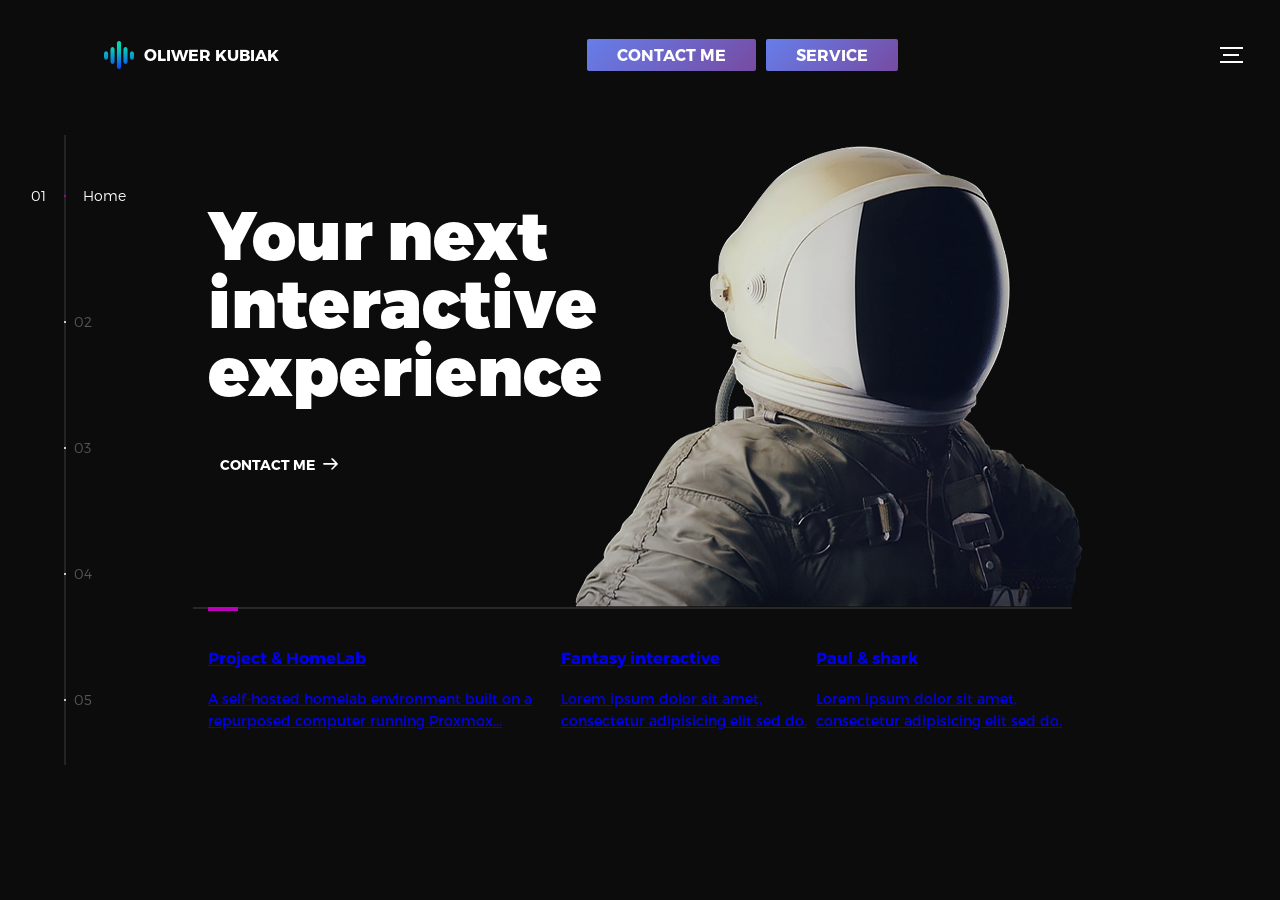
<file: index.html>
<!DOCTYPE html>
<html lang="en">
<head>
  <title>Oliwer Kubiak</title>
  <meta charset="utf-8">
  <meta name="viewport" content="width=device-width, initial-scale=1">
  <meta http-equiv="X-UA-Compatible" content="IE=edge">
  <meta name="description" content="HTML5 website template">
  <meta name="keywords" content="template, html, sass, jquery">
  <meta name="author" content="Oliwer Kubiak">
  <link rel="stylesheet" href="assets/css/main.css">
   <link rel="stylesheet" href="assets/css/countdown.css">
  <link rel="icon" type="image/x-icon" href="assets/img/favicon.png">
  <style>
    .service-btn {
      background: linear-gradient(135deg, #667eea 0%, #764ba2 100%) !important;
      border: none !important;
      animation: pulse 2s infinite;
     
      display: inline-block !important;
      padding: 6px 30px !important;
      font-size: 16px !important;
      line-height: 1.2 !important;
      text-align: center !important;
      text-decoration: none !important;
      cursor: pointer !important;
      border-radius: 2px !important;
      transition: all 0.3s ease !important;
       
    }
    
    .service-btn:hover {
      animation: none;
      transform: scale(1.05) !important;
      
    }
    
    /* Add pulsing animation to the main Contact Me button */
    .intro--banner button.cta {
      animation: pulse 2s infinite;
      /*box-shadow: 0 0 15px rgba(189, 1, 186, 0.4); */
      transition: all 0.3s ease;
    }
    
    .intro--banner button.cta:hover {
      animation: none;
      transform: scale(1.05);
     /* box-shadow: 0 0 25px rgba(189, 1, 186, 0.6);*/
    }
    
    @keyframes pulse {
      0% {
        transform: scale(1);
       
      }
      50% {
        transform: scale(1.05);
        
      }
      100% {
        transform: scale(1);
        
      }
    }
    
    /* Intro options - hide without animation */
    .intro--options {
      display: flex;
      justify-content: space-between;
    }
    
    .intro--options > a {
      transition: none !important;
    }
    
    .intro--options > a.is-hidden {
      display: none;
    }
    
    .intro--options > a.is-selected {
      /* Keep selected item visible */
    }
    
    .header {
      display: flex;
      align-items: center;
      justify-content: space-between;
      padding: 20px 40px;
    }
    
    .header--logo {
      display: flex;
      align-items: center;
      text-decoration: none;
      color: inherit;
    }
    
    .header--cta-container {
      display: flex;
      align-items: center;
      gap: 10px;
    }
    
    .header--cta-container .header--cta {
      position: relative !important;
      top: auto !important;
      left: auto !important;
      transform: none !important;
      opacity: 1 !important;
      visibility: visible !important;
    }
  </style>
</head>
<body>


<div class="device-notification">
  <a class="device-notification--logo" href="#0">
    <img src="assets/img/logo.png" alt="Oliwer">
    <p>Oliwer</p>
  </a>
  <p class="device-notification--message">I must request you orient your device to portrait or find a larger screen. You won't be disappointed.</p>
</div>

<div class="perspective effect-rotate-left">
  <div class="container"><div class="outer-nav--return"></div>
    <div id="viewport" class="l-viewport">
      <div class="l-wrapper">
        <header class="header">
          <a class="header--logo" href="#home">
            <img src="assets/img/logo.png" alt="oli"> 
            <p>Oliwer Kubiak</p>
          </a>
          <div class="header--cta-container">
            <button class="header--cta cta contact-btn">Contact me</button>
            <a href="service.html" class="header--cta cta service-btn">Service</a>
          </div>
          <div class="header--nav-toggle">
            <span></span>
          </div>
        </header>
        <nav class="l-side-nav">
          <ul class="side-nav">
            <li class="is-active"><span>Home</span></li>
            <li><span>Projects</span></li>
            <li><span>About Me</span></li>
            <li><span>Personal</span></li>
            <li><span>Contact Me</span></li>
          </ul>
        </nav>
        <ul class="l-main-content main-content">
          <li id="home" class="l-section section section--is-active">
            <div class="intro">
              <div class="intro--banner">
                <h1>Your next<br>interactive<br>experience</h1>
                <button class="cta">Contact Me
                  <svg version="1.1" id="Layer_1" xmlns="http://www.w3.org/2000/svg" xmlns:xlink="http://www.w3.org/1999/xlink" x="0px" y="0px" viewBox="0 0 150 118" style="enable-background:new 0 0 150 118;" xml:space="preserve">
                  <g transform="translate(0.000000,118.000000) scale(0.100000,-0.100000)">
                    <path d="M870,1167c-34-17-55-57-46-90c3-15,81-100,194-211l187-185l-565-1c-431,0-571-3-590-13c-55-28-64-94-18-137c21-20,33-20,597-20h575l-192-193C800,103,794,94,849,39c20-20,39-29,61-29c28,0,63,30,298,262c147,144,272,271,279,282c30,51,23,60-219,304C947,1180,926,1196,870,1167z"/>
                  </g>
                  </svg>
                  <span class="btn-background"></span>
                </button>
                
                <img src="assets/img/introduction-visual.png" alt="Welcome">
              </div>
              <div class="intro--options">
                <a href="#0">
                  <h3>Project &amp; HomeLab</h3>
                  <p>A self-hosted homelab environment built on a repurposed computer running Proxmox...</p>
                </a>
                <a href="#0">
                  <h3>Fantasy interactive</h3>
                  <p>Lorem ipsum dolor sit amet, consectetur adipisicing elit sed do.</p>
                </a>
                <a href="#0">
                  <h3>Paul &amp; shark</h3>
                  <p>Lorem ipsum dolor sit amet, consectetur adipisicing elit sed do.</p>
                </a>
              </div>
            </div>
          </li>
          <li class="l-section section">
            <div class="work">
                <div class="project-hero" aria-hidden="true">
                  <div class="project-hero-inner">
                    <div class="project-hero-image"></div>
                    <p class="project-hero-caption">tutaj link do zdjecia</p>
                    <p class="project-hero-description">tutaj opis</p>
                  </div>
                </div>
                <h2>Projects</h2>
              <div class="work--lockup">
                <ul class="slider">
                  <li class="slider--item slider--item-left">
                    <a href="#0">
                      <div class="slider--item-image">
                        <img src="assets/img/work-victory.jpg" alt="Victory">
                      </div>
                      <p class="slider--item-title">Victory</p>
                      <p class="slider--item-description">Lorem ipsum dolor sit amet, consectetur adipisicing elit sed do.</p>
                    </a>
                  </li>
                  <li class="slider--item slider--item-center">
                    <a href="#0">
                      <div class="slider--item-image">
                        <img src="assets/img/work-metiew-smith.jpg" alt="Metiew and Smith">
                      </div>
                      <p class="slider--item-title">Project &amp; HomeLab</p>
                      <p class="slider--item-description">hosting containers such as TrueNAS, Ubuntu, and a Caddy reverse proxy. The infrastructure is designed for scalability with future RAM and storage expansion, while Caddy serves a personal website (the one you are reading now) and provides secure, flexible access to services hosted within the lab.</p>
                    </a>
                  </li>
                  <li class="slider--item slider--item-right">
                    <a href="#0">
                      <div class="slider--item-image">
                        <img src="assets/img/work-alex-nowak.jpg" alt="Alex Nowak">
                      </div>
                      <p class="slider--item-title">Alex Nowak</p>
                      <p class="slider--item-description">Lorem ipsum dolor sit amet, consectetur adipisicing elit sed do.</p>
                    </a>
                  </li>
                </ul>
                <div class="slider--prev">
                  <svg version="1.1" id="Layer_1" xmlns="http://www.w3.org/2000/svg" xmlns:xlink="http://www.w3.org/1999/xlink" x="0px" y="0px"
                  viewBox="0 0 150 118" style="enable-background:new 0 0 150 118;" xml:space="preserve">
                  <g transform="translate(0.000000,118.000000) scale(0.100000,-0.100000)">
                    <path d="M561,1169C525,1155,10,640,3,612c-3-13,1-36,8-52c8-15,134-145,281-289C527,41,562,10,590,10c22,0,41,9,61,29
                    c55,55,49,64-163,278L296,510h575c564,0,576,0,597,20c46,43,37,109-18,137c-19,10-159,13-590,13l-565,1l182,180
                    c101,99,187,188,193,199c16,30,12,57-12,84C631,1174,595,1183,561,1169z"/>
                  </g>
                  </svg>
                </div>
                <div class="slider--next">
                  <svg version="1.1" id="Layer_1" xmlns="http://www.w3.org/2000/svg" xmlns:xlink="http://www.w3.org/1999/xlink" x="0px" y="0px" viewBox="0 0 150 118" style="enable-background:new 0 0 150 118;" xml:space="preserve">
                  <g transform="translate(0.000000,118.000000) scale(0.100000,-0.100000)">
                    <path d="M870,1167c-34-17-55-57-46-90c3-15,81-100,194-211l187-185l-565-1c-431,0-571-3-590-13c-55-28-64-94-18-137c21-20,33-20,597-20h575l-192-193C800,103,794,94,849,39c20-20,39-29,61-29c28,0,63,30,298,262c147,144,272,271,279,282c30,51,23,60-219,304C947,1180,926,1196,870,1167z"/>
                  </g>
                  </svg>
                </div>
              </div>
            </div>
          </li>
          <li class="l-section section">
            <div class="about">
              <div class="about--banner">
                <div class="about--center">
                  <h2>Building in progress</h2>
                   <div id="countdown"></div>
                  
                </div>
              </div>
              
            </div>
          </li>
          <li class="l-section section">
            <div id="contact" class="contact">
              <div class="contact--lockup">
                <div class="modal">
                  <div class="modal--information">
                    <p>Łask, Poland 98-100 </p>
                    <a href="mailto:kontakt@oliwerkubiak.pl">kontakt@oliwerkubiak.pl</a>
                    <a href="tel:+48795010816">+48 795 010 816</a>
                  </div>
                  <ul class="modal--options">
                    <li><a href="https://discord.gg/bDEyY8qA">Discord</a></li>
                    <li><a href="https://github.com/Ev1l0">GitHub</a></li>
                    <li><a href="#cta" class="cta">Contact me</a></li> 
                  </ul>
                </div>
              </div>
            </div>
          </li>
          <li class="l-section section">
            <div class="hire">
              <h2>What would you like to contact me about?</h2>
              <form class="work-request" action="https://formspree.io/f/xzdjdopo" method="POST">
                <div class="work-request--options">
                  <span class="options-a">
                    <input id="opt-1" type="checkbox" name="reason[]" value="Job">
                    <label for="opt-1">
                      <svg version="1.1" id="Layer_1" xmlns="http://www.w3.org/2000/svg" xmlns:xlink="http://www.w3.org/1999/xlink" x="0px" y="0px"
                      viewBox="0 0 150 111" style="enable-background:new 0 0 150 111;" xml:space="preserve">
                      <g transform="translate(0.000000,111.000000) scale(0.100000,-0.100000)">
                        <path d="M950,705L555,310L360,505C253,612,160,700,155,700c-6,0-44-34-85-75l-75-75l278-278L550-5l475,475c261,261,475,480,475,485c0,13-132,145-145,145C1349,1100,1167,922,950,705z"/>
                      </g>
                      </svg>
                      Job
                    </label>
                    <input id="opt-2" type="checkbox" name="reason[]" value="Projects">
                    <label for="opt-2">
                      <svg version="1.1" id="Layer_1" xmlns="http://www.w3.org/2000/svg" xmlns:xlink="http://www.w3.org/1999/xlink" x="0px" y="0px"
                      viewBox="0 0 150 111" style="enable-background:new 0 0 150 111;" xml:space="preserve">
                      <g transform="translate(0.000000,111.000000) scale(0.100000,-0.100000)">
                        <path d="M950,705L555,310L360,505C253,612,160,700,155,700c-6,0-44-34-85-75l-75-75l278-278L550-5l475,475c261,261,475,480,475,485c0,13-132,145-145,145C1349,1100,1167,922,950,705z"/>
                      </g>
                      </svg>
                      Projects
                    </label>
                    <input id="opt-3" type="checkbox" name="reason[]" value="Other">
                    <label for="opt-3">
                      <svg version="1.1" id="Layer_1" xmlns="http://www.w3.org/2000/svg" xmlns:xlink="http://www.w3.org/1999/xlink" x="0px" y="0px"
                      viewBox="0 0 150 111" style="enable-background:new 0 0 150 111;" xml:space="preserve">
                      <g transform="translate(0.000000,111.000000) scale(0.100000,-0.100000)">
                        <path d="M950,705L555,310L360,505C253,612,160,700,155,700c-6,0-44-34-85-75l-75-75l278-278L550-5l475,475c261,261,475,480,475,485c0,13-132,145-145,145C1349,1100,1167,922,950,705z"/>
                      </g>
                      </svg>
                      Other
                    </label>
                  </span>
                  </div>
                <div class="work-request--information">
                  <div class="information-name">
                    <input id="name" name="name" type="text" spellcheck="false">
                    <label for="name">Name</label>
                  </div>
                  <div class="information-email">
                    <input id="email" name="email" type="email" spellcheck="false">
                    <label for="email">Email</label>
                  </div>
                </div>
                <input type="submit" value="Send Request">
              </form>
              <br>
             <h2> Or use Contact details 
            <br> <a href="#contact" class="contact--goto">Here</a> </h2>
                <footer class="footer">
                  © 2026 Oliwer Kubiak. All rights reserved.
                </footer>
            </div>
          </li>

        </ul>

      </div>

    </div>
    
  </div>
  <ul class="outer-nav">
    <li class="is-active">Home</li>
    <li>Projects</li>
    <li>About Me</li>
    <li>Personal</li>
    <li>Contact Me</li>
  </ul>
</div>
  
  <script src="https://ajax.googleapis.com/ajax/libs/jquery/2.2.4/jquery.min.js"></script>
<script>window.jQuery || document.write('<script src="assets/js/vendor/jquery-2.2.4.min.js"><\/script>')</script>
<script src="assets/js/vendor/hammer-2.0.8.js"></script>
  <script src="assets/js/countdown.js"></script>
<script src="assets/js/functions.js"></script>
</body>
</html>
</file>
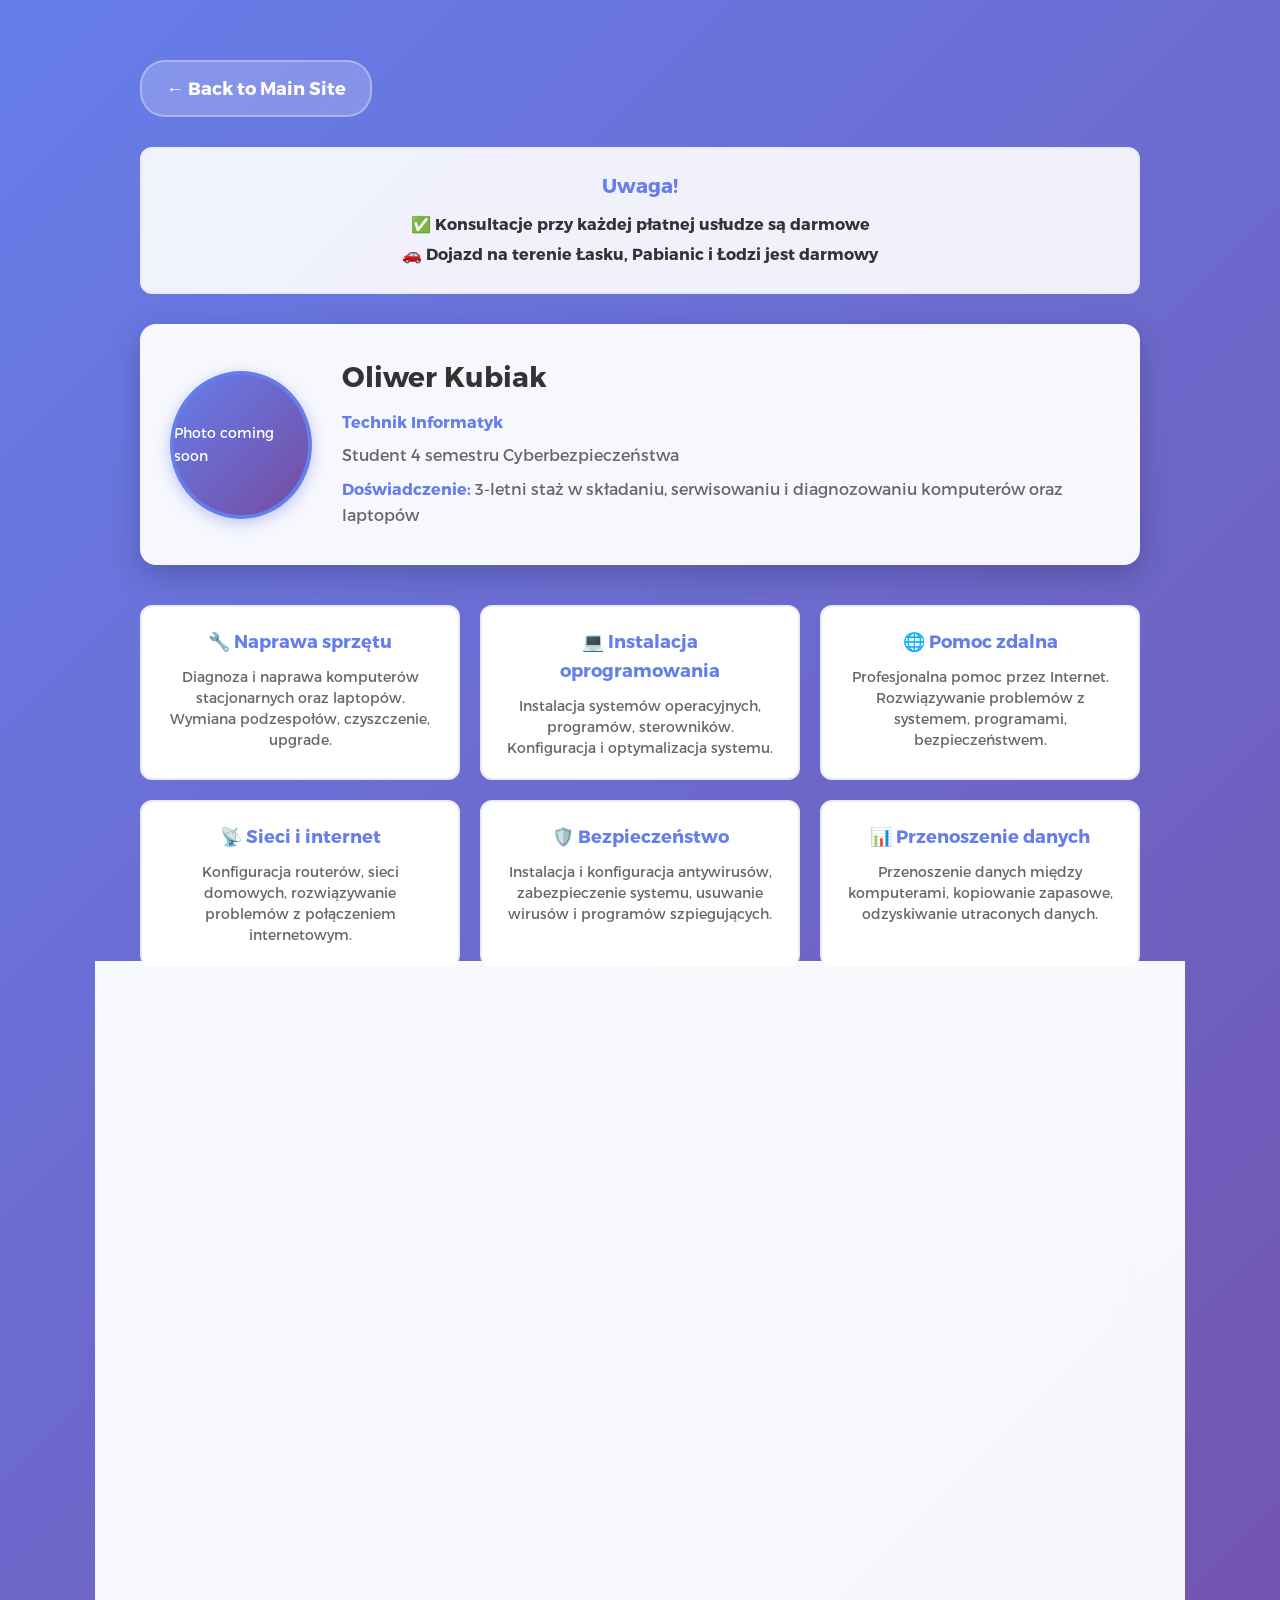
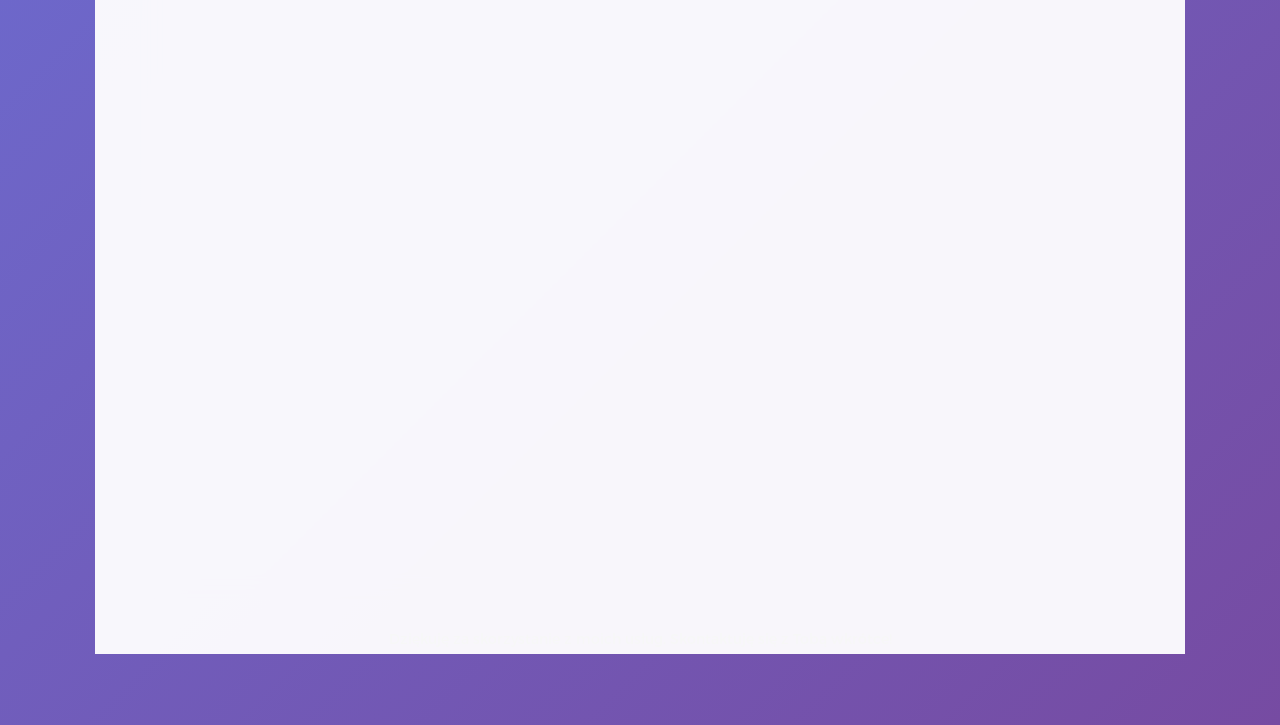
<file: service.html>
<!DOCTYPE html>
<html lang="en">
<head>
  <title>Service - Oliwer Kubiak</title>
  <meta charset="utf-8">
  <meta name="viewport" content="width=device-width, initial-scale=1">
  <meta http-equiv="X-UA-Compatible" content="IE=edge">
  <meta name="description" content="Computer repair and IT services">
  <meta name="keywords" content="computer repair, IT services, laptop repair, technical support">
  <meta name="author" content="Oliwer Kubiak">
  <link rel="stylesheet" href="assets/css/main.css">
  <link rel="icon" type="image/x-icon" href="assets/img/favicon.png">
  <style>
    /* Service page specific styles */
    body {
      background: linear-gradient(135deg, #667eea 0%, #764ba2 100%);
      min-height: 100vh;
      margin: 0;
      font-family: 'Montserrat', sans-serif;
    }
    
    .service-container {
      max-width: 1000px;
      margin: 0 auto;
      padding: 60px 20px;
    }
    
    .back-link {
      display: inline-block;
      margin-bottom: 30px;
      color: white;
      text-decoration: none;
      font-weight: 600;
      font-size: 18px;
      padding: 12px 24px;
      background: rgba(255, 255, 255, 0.2);
      border-radius: 25px;
      transition: all 0.3s ease;
      border: 2px solid rgba(255, 255, 255, 0.3);
    }
    
    .back-link:hover {
      background: rgba(255, 255, 255, 0.3);
      transform: translateY(-2px);
      box-shadow: 0 4px 15px rgba(0,0,0,0.2);
    }
    
    .technician-info {
      display: flex;
      align-items: center;
      margin-bottom: 40px;
      background: rgba(255, 255, 255, 0.95);
      padding: 30px;
      border-radius: 16px;
      box-shadow: 0 10px 30px rgba(0,0,0,0.2);
      backdrop-filter: blur(10px);
    }
    
    .technician-photo {
      width: 140px;
      height: 140px;
      border-radius: 50%;
      overflow: hidden;
      margin-right: 30px;
      border: 4px solid #667eea;
      background: linear-gradient(135deg, #667eea 0%, #764ba2 100%);
      display: flex;
      align-items: center;
      justify-content: center;
      color: white;
      font-size: 14px;
      box-shadow: 0 4px 15px rgba(102, 126, 234, 0.4);
    }
    
    .technician-details h2 {
      margin: 0 0 10px 0;
      color: #333;
      font-size: 28px;
    }
    
    .technician-details p {
      margin: 8px 0;
      color: #666;
      font-size: 16px;
    }
    
    .technician-details strong {
      color: #667eea;
      font-weight: 700;
    }
    
    .service-form {
      background: rgba(255, 255, 255, 0.95);
      padding: 40px;
      border-radius: 16px;
      box-shadow: 0 10px 30px rgba(0,0,0,0.2);
      backdrop-filter: blur(10px);
    }
    
    .form-group {
      margin-bottom: 25px;
    }
    
    .form-group label {
      display: block;
      margin-bottom: 8px;
      font-weight: 600;
      color: #333;
      font-size: 16px;
    }
    
    .form-group input,
    .form-group textarea,
    .form-group select {
      width: 100%;
      padding: 14px;
      border: 2px solid #e9ecef;
      border-radius: 10px;
      font-size: 16px;
      transition: all 0.3s ease;
      background: #fff;
    }
    
    .form-group input:focus,
    .form-group textarea:focus,
    .form-group select:focus {
      outline: none;
      border-color: #667eea;
      box-shadow: 0 0 0 3px rgba(102, 126, 234, 0.1);
      transform: translateY(-1px);
    }
    
    .form-group textarea {
      min-height: 140px;
      resize: vertical;
    }
    
    .service-options {
      display: flex;
      gap: 20px;
      margin-bottom: 25px;
      flex-wrap: wrap;
    }
    
    .service-option {
      flex: 1;
      min-width: 200px;
      padding: 20px;
      border: 2px solid #e9ecef;
      border-radius: 12px;
      cursor: pointer;
      transition: all 0.3s ease;
      text-align: center;
      background: #fff;
    }
    
    .service-option:hover {
      border-color: #667eea;
      background: #f8f9ff;
      transform: translateY(-2px);
      box-shadow: 0 5px 15px rgba(102, 126, 234, 0.1);
    }
    
    .service-option input {
      margin-right: 10px;
      cursor: pointer;
    }
    
    .service-option strong {
      display: block;
      color: #667eea;
      font-size: 18px;
      margin-bottom: 5px;
    }
    
    .submit-btn {
      background: linear-gradient(135deg, #667eea 0%, #764ba2 100%);
      color: white;
      padding: 16px 40px;
      border: none;
      border-radius: 10px;
      font-size: 18px;
      font-weight: 700;
      cursor: pointer;
      transition: all 0.3s ease;
      width: 100%;
      text-transform: uppercase;
      letter-spacing: 1px;
      box-shadow: 0 4px 15px rgba(102, 126, 234, 0.4);
    }
    
    .submit-btn:hover {
      transform: translateY(-2px);
      box-shadow: 0 6px 20px rgba(102, 126, 234, 0.6);
    }
    
    .services-grid {
      display: grid;
      grid-template-columns: repeat(auto-fit, minmax(250px, 1fr));
      gap: 20px;
      margin-bottom: 30px;
    }
    
    .service-card {
      background: #fff;
      padding: 20px;
      border-radius: 12px;
      border: 2px solid #e9ecef;
      transition: all 0.3s ease;
      text-align: center;
    }
    
    .service-card:hover {
      border-color: #667eea;
      transform: translateY(-2px);
      box-shadow: 0 5px 15px rgba(102, 126, 234, 0.1);
    }
    
    .service-card h4 {
      margin: 0 0 10px 0;
      color: #667eea;
      font-size: 18px;
    }
    
    .service-card p {
      margin: 0;
      color: #666;
      font-size: 14px;
      line-height: 1.5;
    }
    
    .thank-you-message {
      margin-top: 30px;
      text-align: center;
      color: rgba(255, 255, 255, 0.9);
      font-size: 16px;
      background: rgba(255, 255, 255, 0.1);
      padding: 20px;
      border-radius: 12px;
      border: 1px solid rgba(255, 255, 255, 0.2);
    }
    
    .form-group label {
      color: #333 !important;
    }
    
    .form-group input,
    .form-group textarea,
    .form-group select {
      color: #333 !important;
    }
    
    .service-info {
      background: rgba(255, 255, 255, 0.9);
      padding: 20px;
      border-radius: 12px;
      margin-bottom: 30px;
      border: 2px solid #e9ecef;
      text-align: center;
    }
    
    .service-info h3 {
      margin: 0 0 10px 0;
      color: #667eea;
      font-size: 20px;
    }
    
    .service-info p {
      margin: 5px 0;
      color: #333;
      font-size: 16px;
      font-weight: 600;
    }
  </style>
</head>
<body>
  <div class="service-container">
    <a href="index.html" class="back-link">← Back to Main Site</a>
    
    <div class="service-info">
      <h3>Uwaga!</h3>
      <p>✅ Konsultacje przy każdej płatnej usłudze są darmowe</p>
      <p>🚗 Dojazd na terenie Łasku, Pabianic i Łodzi jest darmowy</p>
    </div>

    <div class="technician-info">
      <div class="technician-photo">
        <!-- Placeholder for photo - will be replaced with actual image -->
        <span>Photo coming soon</span>
      </div>
      <div class="technician-details">
        <h2>Oliwer Kubiak</h2>
        <p><strong>Technik Informatyk</strong></p>
        <p>Student 4 semestru Cyberbezpieczeństwa</p>
        <p><strong>Doświadczenie:</strong> 3-letni staż w składaniu, serwisowaniu i diagnozowaniu komputerów oraz laptopów</p>
      </div>
    </div>

    <div class="services-grid">
      <div class="service-card">
        <h4>🔧 Naprawa sprzętu</h4>
        <p>Diagnoza i naprawa komputerów stacjonarnych oraz laptopów. Wymiana podzespołów, czyszczenie, upgrade.</p>
      </div>
      <div class="service-card">
        <h4>💻 Instalacja oprogramowania</h4>
        <p>Instalacja systemów operacyjnych, programów, sterowników. Konfiguracja i optymalizacja systemu.</p>
      </div>
      <div class="service-card">
        <h4>🌐 Pomoc zdalna</h4>
        <p>Profesjonalna pomoc przez Internet. Rozwiązywanie problemów z systemem, programami, bezpieczeństwem.</p>
      </div>
      <div class="service-card">
        <h4>📡 Sieci i internet</h4>
        <p>Konfiguracja routerów, sieci domowych, rozwiązywanie problemów z połączeniem internetowym.</p>
      </div>
      <div class="service-card">
        <h4>🛡️ Bezpieczeństwo</h4>
        <p>Instalacja i konfiguracja antywirusów, zabezpieczenie systemu, usuwanie wirusów i programów szpiegujących.</p>
      </div>
      <div class="service-card">
        <h4>📊 Przenoszenie danych</h4>
        <p>Przenoszenie danych między komputerami, kopiowanie zapasowe, odzyskiwanie utraconych danych.</p>
      </div>
    </div>
    
    <div class="service-form">
      <h2 style="margin-top: 0; color: #333;">Formularz zgłoszenia problemu</h2>
      <form action="https://formspree.io/f/xzdjdopo" method="POST">
        <input type="hidden" name="service_request" value="true">
        
        <div class="form-group">
          <label for="name">Imię i nazwisko:</label>
          <input type="text" id="name" name="name" required>
        </div>
        
        <div class="form-group">
          <label for="email">Adres e-mail:</label>
          <input type="email" id="email" name="email" required>
        </div>
        
        <div class="form-group">
          <label for="phone">Numer telefonu:</label>
          <input type="tel" id="phone" name="phone" required>
        </div>
        
        <div class="form-group">
          <label>Preferowana forma kontaktu:</label>
          <div class="service-options">
            <label class="service-option">
              <input type="radio" name="contact_method" value="zdalnie" required>
              <strong>Zdalnie</strong><br>
              <span style="font-size: 12px; color: #666;">Pomoc przez Telefon lub internet</span>
            </label>
            <label class="service-option">
              <input type="radio" name="contact_method" value="z_dojazdem">
              <strong>Z dojazdem</strong><br>
              <span style="font-size: 12px; color: #666;">Wizyta u klienta</span>
            </label>
          </div>
        </div>
        
        <div class="form-group">
          <label for="problem">Opis problemu:</label>
          <textarea id="problem" name="problem" placeholder="Proszę szczegółowo opisać problem, z którym się zgłaszasz..." required></textarea>
        </div>
        
        <div class="form-group">
          <label for="urgency">Pilność:</label>
          <select id="urgency" name="urgency">
            <option value="normalna">Normalna</option>
            <option value="pilna">Pilna</option>
            <option value="bardzo_pilna">Bardzo pilna</option>
          </select>
        </div>
        
        <div class="form-group">
          <label for="device_type">Typ urządzenia:</label>
          <select id="device_type" name="device_type">
            <option value="laptop">Laptop</option>
            <option value="komputer_stacjonarny">Komputer stacjonarny</option>
            <option value="tablet">Tablet</option>
            <option value="smartfon">Smartfon</option>
            <option value="inne">Inne</option>
          </select>
        </div>
        
        <button type="submit" class="submit-btn">Wyślij zgłoszenie</button>
      </form>
    </div>
    
    <div style="margin-top: 30px; text-align: center; color: #666; font-size: 14px;">
      <p>Dziękuję za skorzystanie z moich usług. Skontaktuję się z Tobą wkrótce!</p>
    </div>
  </div>
</body>
</html>
</file>
<file: assets/css/main.css>
@charset "UTF-8";
@font-face {
  font-family: "Montserrat";
  src: url("fonts/Montserrat-Black.eot");
  src: local("☺"), url("fonts/Montserrat-Black.woff") format("woff"), url("fonts/Montserrat-Black.ttf") format("truetype"), url("fonts/Montserrat-Black.svg") format("svg");
  font-weight: 900;
  font-style: normal;
}
@font-face {
  font-family: "Montserrat";
  src: url("fonts/Montserrat-Bold.eot");
  src: local("☺"), url("fonts/Montserrat-Bold.woff") format("woff"), url("fonts/Montserrat-Bold.ttf") format("truetype"), url("fonts/Montserrat-Bold.svg") format("svg");
  font-weight: 700;
  font-style: normal;
}
@font-face {
  font-family: "Montserrat";
  src: url("fonts/Montserrat-Regular.eot");
  src: local("☺"), url("fonts/Montserrat-Regular.woff") format("woff"), url("fonts/Montserrat-Regular.ttf") format("truetype"), url("fonts/Montserrat-Regular.svg") format("svg");
  font-weight: 400;
  font-style: normal;
}
@font-face {
  font-family: "Montserrat";
  src: url("fonts/Montserrat-Light.eot");
  src: local("☺"), url("fonts/Montserrat-Light.woff") format("woff"), url("fonts/Montserrat-Light.ttf") format("truetype"), url("fonts/Montserrat-Light.svg") format("svg");
  font-weight: 300;
  font-style: normal;
}
/*! normalize.css v3.0.2 | MIT License | git.io/normalize */
html {
  font-family: sans-serif;
  -ms-text-size-adjust: 100%;
  -webkit-text-size-adjust: 100%;
}

body {
  margin: 0;
}

article,
aside,
details,
figcaption,
figure,
footer,
header,
hgroup,
main,
menu,
nav,
section,
summary {
  display: block;
}

audio,
canvas,
progress,
video {
  display: inline-block;
  vertical-align: baseline;
}

audio:not([controls]) {
  display: none;
  height: 0;
}

[hidden],
template {
  display: none;
}

a {
  background-color: transparent;
}

a:active,
a:hover {
  outline: 0;
}

abbr[title] {
  border-bottom: 1px dotted;
}

b,
strong {
  font-weight: bold;
}

dfn {
  font-style: italic;
}

h1 {
  font-size: 2em;
  margin: 0.67em 0;
}

mark {
  background: #ff0;
  color: #000;
}

small {
  font-size: 80%;
}

sub,
sup {
  font-size: 75%;
  line-height: 0;
  position: relative;
  vertical-align: baseline;
}

sup {
  top: -0.5em;
}

sub {
  bottom: -0.25em;
}

img {
  border: 0;
}

svg:not(:root) {
  overflow: hidden;
}

figure {
  margin: 1em 40px;
}

hr {
  box-sizing: content-box;
  height: 0;
}

pre {
  overflow: auto;
}

code,
kbd,
pre,
samp {
  font-family: monospace, monospace;
  font-size: 1em;
}

button,
input,
optgroup,
select,
textarea {
  color: inherit;
  font: inherit;
  margin: 0;
}

button {
  overflow: visible;
}

button,
select {
  text-transform: none;
}

button,
html input[type=button],
input[type=reset],
input[type=submit] {
  -webkit-appearance: button;
  cursor: pointer;
}

button[disabled],
html input[disabled] {
  cursor: default;
}

button::-moz-focus-inner,
input::-moz-focus-inner {
  border: 0;
  padding: 0;
}

input {
  line-height: normal;
}

input[type=checkbox],
input[type=radio] {
  box-sizing: border-box;
  padding: 0;
}

input[type=number]::-webkit-inner-spin-button,
input[type=number]::-webkit-outer-spin-button {
  height: auto;
}

input[type=search] {
  -webkit-appearance: textfield;
  box-sizing: content-box;
}

input[type=search]::-webkit-search-cancel-button,
input[type=search]::-webkit-search-decoration {
  -webkit-appearance: none;
}

fieldset {
  border: 1px solid #c0c0c0;
  margin: 0 2px;
  padding: 0.35em 0.625em 0.75em;
}

legend {
  border: 0;
  padding: 0;
}

textarea {
  overflow: auto;
}

optgroup {
  font-weight: bold;
}

table {
  border-collapse: collapse;
  border-spacing: 0;
}

td,
th {
  padding: 0;
}

::-moz-selection {
  background: #FFF498;
}

::selection {
  background: #FFF498;
}

::-moz-selection {
  background: #FFF498;
}

img::-moz-selection {
  background: transparent;
}

img::selection {
  background: transparent;
}

img::-moz-selection {
  background: transparent;
}

body {
  -webkit-tap-highlight-color: #FFF498;
}

body {
  background-color: #0c0c0c;
  font-size: 14px;
  line-height: 1.6;
  font-family: "Montserrat", sans-serif;
  color: #fff;
  -webkit-font-smoothing: antialiased;
  -webkit-text-size-adjust: 100%;
}

.l-viewport {
  position: relative;
  width: 100%;
  height: 100vh;
  box-shadow: 0 0 45px 5px rgba(0, 0, 0, 0.85);
  overflow: hidden;
}

.l-wrapper {
  position: relative;
  width: 1440px;
  max-width: 90%;
  height: 100%;
  margin: 0 auto;
}

.l-side-nav {
  position: absolute;
  left: 0;
  display: flex;
  height: 100%;
  align-items: center;
}
.l-side-nav::before {
  content: "";
  position: absolute;
  top: 50%;
  left: 0;
  transform: translateY(-50%);
  width: 2px;
  height: 70%;
  max-height: 750px;
  background-color: #555;
  opacity: 0.35;
  z-index: 10;
}
@media (max-width: 1180px) {
  .l-side-nav {
    display: none;
  }
}

.l-main-content {
  position: relative;
  width: 100%;
  height: 100%;
  margin: 0;
  padding: 0;
  list-style: none;
}

.l-section {
  position: absolute;
  width: 100%;
  height: 100%;
}

.device-notification {
  display: none;
  position: fixed;
  top: 0;
  left: 0;
  width: 100%;
  height: 100%;
  flex-direction: column;
  align-items: center;
  justify-content: center;
  background-color: #0c0c0c;
  z-index: 12;
}
.device-notification--logo {
  display: flex;
  align-items: center;
  text-decoration: none;
  color: #fff;
}
.device-notification--logo p {
  margin: 0 0 0 10px;
  font-size: 16px;
  font-weight: 700;
  text-transform: uppercase;
}
.device-notification--message {
  width: 70%;
  margin: 30px 0 0 0;
  font-weight: 700;
  text-align: center;
}
@media (max-width: 767px) and (min-width: 601px) and (max-height: 680px) {
  .device-notification {
    display: flex;
  }
}
@media (max-width: 600px) and (min-width: 480px) and (max-height: 580px) {
  .device-notification {
    display: flex;
  }
}
@media (max-width: 736px) and (min-width: 360px) and (orientation: landscape) {
  .device-notification {
    display: flex;
  }
}
@media (max-width: 359px) {
  .device-notification {
    display: flex;
  }
}

.section {
  opacity: 0;
  visibility: hidden;
  transition: opacity 0.4s ease-in-out, visibility 0s 0.4s;
}
.section--is-active {
  opacity: 1;
  visibility: visible;
  z-index: 1;
  transition: opacity 0.4s ease-in-out 0.4s;
}
.section--next {
  transform: translateY(-45px);
  transition: transform 0.4s ease-in-out;
}
.section--prev {
  transform: translateY(45px);
  transition: transform 0.4s ease-in-out;
}

.header {
  position: absolute;
  top: 0;
  left: 0;
  display: flex;
  width: 100%;
  height: 70px;
  align-items: center;
  justify-content: space-between;
  z-index: 10;
}
.header--logo {
  display: flex;
  align-items: center;
  text-decoration: none;
  color: #fff;
  max-height: 12px;
}
.header--logo p {
  margin: 0 0 0 10px;
  font-size: 16px;
  font-weight: 700;
  text-transform: uppercase;
}
.header--nav-toggle {
  display: flex;
  width: 50px;
  height: 50px;
  flex-direction: column;
  align-items: center;
  justify-content: center;
  cursor: pointer;
}
.header--nav-toggle span, .header--nav-toggle::before, .header--nav-toggle::after {
  content: "";
  position: relative;
  width: 16px;
  height: 2px;
  background-color: #fff;
}
.header--nav-toggle::before {
  bottom: 5px;
  width: 23px;
}
.header--nav-toggle::after {
  top: 5px;
  width: 23px;
}
.header--cta {
  position: absolute;
  top: 50%;
  left: 41%;
  transform: translate(-50%, -50%);
  padding: 0 20px;
  line-height: 30px;
  text-decoration: none;
  color: #fff;
  font-weight: 700;
  text-transform: uppercase;
  background-color: #bd01ba;
  border: none;
  opacity: 0;
  visibility: hidden;
  transition: opacity 0.4s ease-in-out, visibility 0s 0.4s;
}
.header--cta:focus {
  outline: none;
}
.header--cta.is-active {
  opacity: 1;
  visibility: visible;
  transition: opacity 0.4s ease-in-out 0.4s;
}
@media (max-width: 767px) {
  .header--cta {
    display: none;
  }
}

.contact-btn {
  background: linear-gradient(135deg, #667eea 0%, #764ba2 100%) !important;
  border: none !important;
  animation: pulse 2s infinite;
  display: inline-block !important;
  padding: 6px 30px !important;
  font-size: 16px !important;
  line-height: 1.2 !important;
  text-align: center !important;
  text-decoration: none !important;
  cursor: pointer !important;
  border-radius: 2px !important;
  transition: all 0.3s ease !important;
  opacity: 1 !important;
  visibility: visible !important;
}
.contact-btn:hover {
  animation: none;
  transform: scale(1.05) !important;
}

@keyframes pulse {
  0% {
    transform: scale(1);
  }
  50% {
    transform: scale(1.05);
  }
  100% {
    transform: scale(1);
  }
}
.side-nav {
  position: relative;
  display: flex;
  width: 100px;
  height: 70%;
  max-height: 750px;
  flex-direction: column;
  justify-content: space-around;
  margin: 0;
  padding: 0;
  list-style-position: inside;
  z-index: 10;
}
.side-nav > li {
  position: relative;
  top: -5px;
  color: #fff;
  font-size: 6px;
  cursor: pointer;
}
.side-nav > li span {
  position: relative;
  top: 3px;
  left: 10px;
  color: #fff;
  font-size: 14px;
  font-weight: 300;
  opacity: 0;
  visibility: hidden;
}
.side-nav > li::before {
  position: absolute;
  top: 3px;
  left: 10px;
  color: #555;
  font-size: 14px;
  font-weight: 300;
}
.side-nav li:nth-child(1)::before {
  content: "01";
}
.side-nav li:nth-child(2)::before {
  content: "02";
}
.side-nav li:nth-child(3)::before {
  content: "03";
}
.side-nav li:nth-child(4)::before {
  content: "04";
}
.side-nav li:nth-child(5)::before {
  content: "05";
}
.side-nav li.is-active {
  color: #bd01ba;
  transition: color 0.4s ease-in-out;
}
.side-nav li.is-active span {
  opacity: 1;
  visibility: visible;
  transition: opacity 0.4s ease-in-out;
}
.side-nav li.is-active::before {
  left: -33px;
  color: #fff;
}

.intro {
  position: relative;
  display: flex;
  width: 900px;
  max-width: 75%;
  height: 100%;
  flex-direction: column;
  justify-content: center;
  margin: 0 auto;
}
@media (max-width: 1180px) {
  .intro {
    max-width: 100%;
  }
}
.intro--banner {
  position: relative;
  height: 475px;
}
.intro--banner::before {
  content: "";
  position: absolute;
  bottom: 20px;
  left: -15px;
  right: 0;
  height: 2px;
  background-color: #282828;
}
.intro--banner::after {
  content: "";
  position: absolute;
  bottom: 18px;
  left: 0;
  width: 30px;
  height: 4px;
  background-color: #bd01ba;
}
.intro--banner h1 {
  position: relative;
  font-size: 68px;
  font-weight: 900;
  line-height: 1;
  z-index: 1;
}
.intro--banner button {
  position: relative;
  padding: 5px 17px 5px 12px;
  font-weight: 700;
  text-transform: uppercase;
  background-color: transparent;
  border: none;
}
.intro--banner button .btn-background {
  position: absolute;
  top: 0;
  left: 23px;
  right: 0;
  height: 100%;
  height-background-color: #bd01ba;
  z-index: -1;
  transition: left 0.2s ease-in-out;
}
.intro--banner button:hover .btn-background {
  left: 0;
}
.intro--banner button:focus {
  outline: none;
}
.intro--banner button svg {
  position: relative;
  left: 5px;
  width: 15px;
  fill: #fff;
}
.intro--banner img {
  position: absolute;
  bottom: 21px;
  right: -12px;
}

/* Feature photos placed under Contact button, centered */
/* Project hero (visible when a project is expanded) */
.project-hero {
  display: none;
  width: 100%;
  margin: 0 0 20px 0;
  text-align: center;
  z-index: 5;
}
.project-hero.is-visible {
  display: block;
}
.project-hero-inner {
  max-width: 720px;
  margin: 0 auto;
}
.project-hero-image {
  width: 100%;
  height: auto;
  min-height: 220px;
  background-size: cover;
  background-position: center center;
  border-radius: 4px;
}
.project-hero-caption {
  margin: 8px 0 0 0;
  color: #bd01ba;
  font-weight: 700;
}
.project-hero-description {
  margin: 12px 0 0 0;
  color: #bdbdbd;
}

/* When a single project is opened */
.work.project-open h2 {
  display: none;
}
.work.project-open .slider--prev {
  display: none;
}
.work.project-open {
  /* shrink the right-side project logo/image when a project is open */
}
.work.project-open .slider--item-right .slider--item-image img {
  transform: scale(0.5);
  transform-origin: right center;
  transition: transform 0.25s ease;
}

/* Floating main icon fixed to bottom-right */
.main-icon {
  position: fixed;
  right: 20px;
  bottom: 20px;
  width: 64px;
  height: auto;
  z-index: 30;
  opacity: 0;
  visibility: hidden;
  transition: opacity 0.25s ease, visibility 0s 0.25s;
}
.main-icon.is-visible {
  opacity: 1;
  visibility: visible;
  transition: opacity 0.25s ease;
}
.main-icon--options {
  display: flex;
  justify-content: space-between;
  margin: 0;
  padding: 0;
  list-style: none;
}
.main-icon--options > a {
  max-width: 250px;
  text-decoration: none;
  color: #282828;
  transition: color 0.2s ease-in-out;
}
.main-icon--options > a:hover {
  color: #fff;
}
.main-icon--options h3 {
  font-size: 16px;
  text-transform: uppercase;
}
.main-icon--options p {
  margin-bottom: 0;
}

@media (max-width: 900px) {
  .intro--banner {
    height: 380px;
  }
  .intro--banner h1 {
    font-size: 55px;
  }
  .intro--banner img {
    width: 430px;
  }
  .intro--options > a {
    margin-right: 30px;
  }
  .intro--options > a:last-child {
    margin-right: 0;
  }
}
@media (max-width: 767px) {
  .intro--banner {
    height: 305px;
  }
  .intro--banner h1 {
    font-size: 44px;
  }
  .intro--banner img {
    width: 330px;
  }
  .intro--options {
    display: block;
  }
  .intro--options > a {
    display: block;
    max-width: 100%;
    margin: 0 0 30px 0;
  }
  .intro--options > a:last-child {
    margin-bottom: 0;
  }
}
@media (max-width: 600px) {
  .intro--banner {
    height: 360px;
  }
  .intro--banner h1 {
    font-size: 55px;
  }
  .intro--banner img {
    display: none;
  }
}
@media (max-width: 600px) and (max-height: 750px) {
  .intro--banner {
    height: auto;
  }
  .intro--banner::before, .intro--banner::after {
    display: none;
  }
  .intro--banner h1 {
    margin-top: 0;
  }
  .intro--options {
    display: none;
  }
}
.work {
  position: relative;
  display: flex;
  width: 960px;
  max-width: 80%;
  height: 100%;
  flex-direction: column;
  justify-content: center;
  margin: 0 auto;
}
@media (max-width: 1180px) {
  .work {
    max-width: 100%;
  }
}
.work h2 {
  margin: 0 0 20px 0;
  font-size: 30px;
  text-align: center;
}
.work--lockup {
  position: relative;
}
.work--lockup .slider {
  position: relative;
  display: flex;
  width: 80%;
  margin: 0 auto;
  padding: 0;
  list-style: none;
}
.work--lockup .slider--item {
  position: absolute;
  display: none;
  text-align: center;
}
.work--lockup .slider--item a {
  text-decoration: none;
  color: #858585;
}
.work--lockup .slider--item-title {
  margin-top: 10px;
  font-size: 12px;
  font-weight: 700;
  text-transform: uppercase;
}
.work--lockup .slider--item-description {
  display: none;
  max-width: 250px;
  margin: 0 auto;
}
.work--lockup .slider--item-image {
  width: 150px;
  height: 150px;
  margin: 0 auto;
  border-radius: 50%;
  overflow: hidden;
}
.work--lockup .slider--item-image img {
  width: 100%;
}
.work--lockup .slider--item-left {
  top: 50%;
  left: 0;
  transform: translateY(-50%);
  display: block;
}
.work--lockup .slider--item-right {
  top: 50%;
  right: 0;
  transform: translateY(-50%);
  display: block;
}
.work--lockup .slider--item-center {
  position: relative;
  top: 30px;
  left: 50%;
  transform: translateX(-50%);
  display: block;
}
.work--lockup .slider--item-center a {
  color: #fff;
}
.work--lockup .slider--item-center .slider--item-title {
  margin-top: 25px;
  font-size: 16px;
}
.work--lockup .slider--item-center .slider--item-description {
  display: block;
}
.work--lockup .slider--item-center .slider--item-image {
  width: 300px;
  height: 300px;
}
.work--lockup .slider--next,
.work--lockup .slider--prev {
  position: absolute;
  top: 160px;
  display: flex;
  width: 50px;
  height: 50px;
  align-items: center;
  justify-content: center;
  background-color: #282828;
  border-radius: 50%;
  cursor: pointer;
}
.work--lockup .slider--next svg,
.work--lockup .slider--prev svg {
  width: 20px;
  fill: #fff;
}
.work--lockup .slider--next {
  right: 0;
}
.work--lockup .slider--prev {
  left: 0;
}

@media (max-width: 900px) {
  .work--lockup .slider--item-image {
    width: 120px;
    height: 120px;
  }
  .work--lockup .slider--item-center .slider--item-image {
    width: 240px;
    height: 240px;
  }
  .work--lockup .slider--next,
  .work--lockup .slider--prev {
    top: 130px;
  }
}
@media (max-width: 767px) {
  .work--lockup .slider {
    width: 75%;
  }
  .work--lockup .slider--item-image {
    width: 90px;
    height: 90px;
  }
  .work--lockup .slider--item-center .slider--item-image {
    width: 190px;
    height: 190px;
  }
  .work--lockup .slider--next,
  .work--lockup .slider--prev {
    top: 105px;
  }
}
@media (max-width: 600px) {
  .work--lockup .slider {
    width: auto;
  }
  .work--lockup .slider--item-left, .work--lockup .slider--item-right {
    display: none;
  }
}
.work .slider .slider--item.is-expanded {
  position: relative;
  display: block;
  width: 100%;
  transform: translateY(0);
  z-index: 5;
  opacity: 1;
  transition: transform 0.4s ease, opacity 0.4s ease;
}
.work .slider .slider--item.is-expanded .full-description {
  display: block;
  opacity: 1;
  transform: translateY(0);
  transition: opacity 0.4s 0.1s ease, transform 0.4s 0.1s ease;
}
.work .slider .slider--item.is-hidden {
  opacity: 0;
  pointer-events: none;
  transition: opacity 0.4s ease;
}
.work .slider .full-description {
  display: none;
  opacity: 0;
  transform: translateY(20px);
  transition: opacity 0.3s ease, transform 0.3s ease;
}
.work .slider .close-project {
  display: inline-block;
  margin-top: 20px;
  padding: 10px 14px;
  background-color: #bd01ba;
  color: #fff;
  border: none;
  cursor: pointer;
  font-weight: 700;
  text-transform: uppercase;
}
.work.project-open .work--lockup .slider--item .slider--item-image {
  display: none !important;
}
.work.project-open .work--lockup .slider--item.is-expanded .slider--item-image {
  display: none !important;
}

.about {
  position: relative;
  display: flex;
  width: 900px;
  max-width: 75%;
  height: 100%;
  flex-direction: column;
  justify-content: center;
  margin: 0 auto;
}
@media (max-width: 1180px) {
  .about {
    max-width: 100%;
  }
}
.about--banner {
  position: relative;
  height: 475px;
}
.about--banner::before {
  content: "";
  position: absolute;
  top: 20px;
  left: 200px;
  transform: rotate(-25deg);
  border: 5px solid #bd01ba;
  border-right-color: transparent;
  border-bottom-color: transparent;
}
.about--banner::after {
  content: "";
  position: absolute;
  top: 75px;
  left: 400px;
  transform: rotate(45deg);
  width: 10px;
  height: 10px;
  background-color: #bd01ba;
}
.about--banner h2 {
  position: relative;
  margin-top: 35px;
  font-size: 68px;
  font-weight: 900;
  line-height: 1;
  z-index: 1;
}
.about--banner h2::before {
  content: "";
  position: absolute;
  top: 60px;
  left: 268px;
  width: 30px;
  height: 30px;
  background-color: #bd01ba;
  border-radius: 50%;
}
.about--banner h2::after {
  content: "";
  position: absolute;
  top: 255px;
  left: 255px;
  width: 10px;
  height: 10px;
  background-color: #bd01ba;
}
.about--banner a {
  padding: 5px 17px 5px 0;
  text-decoration: none;
  color: #fff;
  font-weight: 700;
  text-transform: uppercase;
  background-color: transparent;
}
.about--banner a:hover svg {
  left: 10px;
}
.about--banner a svg {
  position: relative;
  left: 5px;
  width: 15px;
  fill: #fff;
  transition: left 0.2s ease-in-out;
}
.about--banner img {
  position: absolute;
  bottom: -90px;
  right: -12px;
}

.about--banner .about--center {
  display: flex;
  align-items: center;
  justify-content: center;
  height: 100%;
  flex-direction: column;
  text-align: center;
}
.about--banner .about--center h2 {
  margin: 0;
  font-size: 64px;
  letter-spacing: 1px;
}
.about--banner .about--center .about--watch {
  margin-top: 18px;
  color: #bd01ba;
  font-weight: 700;
  text-transform: uppercase;
}
.about--banner--options {
  display: flex;
  max-width: 600px;
  justify-content: space-between;
  margin: 0;
  padding: 0;
  list-style: none;
}
.about--banner--options > a {
  position: relative;
  width: 150px;
  height: 75px;
  text-decoration: none;
  color: #fff;
  border: 10px solid #bd01ba;
  background-position: center;
  background-size: cover;
  background-repeat: no-repeat;
}
.about--banner--options > a:hover h3 {
  bottom: -50px;
}
.about--banner--options h3 {
  position: absolute;
  bottom: -38px;
  left: 10px;
  font-size: 16px;
  text-transform: uppercase;
  transition: bottom 0.2s ease-in-out, left 0.2s ease-in-out;
}

@media (max-width: 767px) {
  .about--banner {
    height: 305px;
  }
  .about--banner::before {
    top: 0;
    left: 125px;
  }
  .about--banner::after {
    top: 35px;
    left: 260px;
  }
  .about--banner h2 {
    margin-top: 10px;
    font-size: 44px;
  }
  .about--banner h2::before {
    top: 28px;
    left: 168px;
  }
  .about--banner h2::after {
    top: 163px;
    left: 163px;
  }
  .about--banner img {
    width: 315px;
  }
}
@media (max-width: 600px) {
  .about--banner {
    height: auto;
  }
  .about--banner::before {
    left: 155px;
  }
  .about--banner::after {
    left: 310px;
  }
  .about--banner h2 {
    margin-top: 0;
    font-size: 55px;
  }
  .about--banner h2::before {
    top: 43px;
    left: 214px;
  }
  .about--banner h2::after {
    top: 205px;
    left: 205px;
  }
  .about--banner img {
    display: none;
  }
  .about--options {
    display: none;
  }
}
.contact {
  position: fixed;
  top: 0;
  left: 0;
  width: 100%;
  height: 100%;
  background-image: url("../img/contact-visual.png");
  background-position: center;
  background-size: cover;
  background-repeat: no-repeat;
}
.contact--lockup {
  position: relative;
  display: flex;
  width: 900px;
  max-width: 75%;
  height: 100%;
  align-items: center;
  justify-content: flex-end;
  margin: 0 auto;
}
@media (max-width: 1180px) {
  .contact--lockup {
    max-width: 90%;
  }
}
@media (max-width: 767px) {
  .contact--lockup {
    justify-content: center;
  }
}
.contact--lockup .modal {
  padding: 45px 45px;
  text-align: center;
  background-color: #0c0c0c;
  box-shadow: 0 0 30px 0 rgba(0, 0, 0, 0.75);
}
.contact--lockup .modal--information p,
.contact--lockup .modal--information a {
  display: block;
  margin: 14px 0;
  text-decoration: none;
  color: #fff;
  font-weight: 700;
}
.contact--lockup .modal--information p {
  margin-top: 0;
}
.contact--lockup .modal--options {
  margin: 0;
  padding: 0;
  list-style: none;
}
.contact--lockup .modal--options > li {
  width: 130px;
  margin: 0 auto 25px auto;
}
.contact--lockup .modal--options li:nth-child(1) {
  background-color: #bd01ba;
}
.contact--lockup .modal--options li:nth-child(2) {
  background-color: #bd01ba;
}
.contact--lockup .modal--options li:nth-child(3) {
  margin-bottom: 0;
  background-color: #bd01ba;
  text-transform: uppercase;
}
.contact--lockup .modal--options a {
  display: block;
  width: 100%;
  padding: 8px 0;
  text-decoration: none;
  color: #fff;
  font-weight: 700;
}

.contact--goto {
  display: inline-block;
  width: 400px;
  max-width: 100%;
  line-height: 50px;
  font-size: 16px;
  font-weight: 700;
  text-transform: uppercase;
  background-color: #bd01ba;
  border: none;
  border-radius: 0;
  color: #fff;
  text-align: center;
  text-decoration: none;
}
.contact--goto:focus {
  outline: none;
}

.hire {
  position: relative;
  display: flex;
  width: 700px;
  max-width: 75%;
  height: 100%;
  flex-direction: column;
  justify-content: center;
  margin: 0 auto;
}
@media (max-width: 1180px) {
  .hire {
    max-width: 100%;
  }
}
.hire h2 {
  margin: 0 0 20px 0;
  font-size: 30px;
  text-align: center;
}

.work-request {
  display: flex;
  width: 100%;
  flex-direction: column;
  align-items: center;
  color: #fff;
}
.work-request input[type=submit] {
  width: 400px;
  max-width: 100%;
  line-height: 50px;
  font-size: 16px;
  font-weight: 700;
  text-transform: uppercase;
  background-color: #bd01ba;
  border: none;
  border-radius: 0;
}
.work-request input[type=submit]:focus {
  outline: none;
}
.work-request--options {
  display: flex;
  width: 100%;
  flex-direction: column;
  align-items: center;
  margin: 30px 0;
}
.work-request--options .options-a {
  display: flex;
  width: 100%;
  justify-content: space-between;
}
.work-request--options .options-b {
  display: flex;
  width: 72%;
  flex-wrap: wrap;
  justify-content: space-around;
}
.work-request--options label {
  display: block;
  width: 200px;
  margin-bottom: 30px;
  line-height: 50px;
  font-size: 16px;
  font-weight: 700;
  text-align: center;
  border: 2px solid #fff;
  cursor: pointer;
  transition: background-color 0.2s ease-in-out, border-color 0.2s ease-in-out;
}
.work-request--options label svg {
  position: relative;
  left: -5px;
  width: 0;
  fill: #fff;
  transition: width 0.2s ease-in-out;
}
.work-request--options input[type=checkbox] {
  display: none;
}
.work-request--options input[type=checkbox]:checked + label {
  background-color: #bd01ba;
  border-color: #bd01ba;
}
.work-request--options input[type=checkbox]:checked + label svg {
  width: 15px;
}
.work-request--information {
  display: flex;
  width: 100%;
  justify-content: space-between;
  margin-bottom: 60px;
}
.work-request--information .information-name,
.work-request--information .information-email {
  position: relative;
  width: 45%;
  height: 50px;
  font-size: 30px;
  font-weight: 300;
}
.work-request--information input[type=text],
.work-request--information input[type=email] {
  width: 100%;
  padding: 0 0 5px 0;
  background-color: transparent;
  border: none;
  border-bottom: 1px solid #fff;
  border-radius: 0;
}
.work-request--information input[type=text]:focus,
.work-request--information input[type=email]:focus {
  outline: none;
  background-color: #0c0c0c;
}
.work-request--information label {
  position: absolute;
  top: 0;
  left: 0;
  pointer-events: none;
  transition: top 0.2s ease-in-out, font-size 0.2s ease-in-out;
}
.work-request--information input:focus + label,
.work-request--information input.has-value + label {
  top: -15px;
  font-size: 14px;
}

@media (max-width: 767px) {
  .work-request--options {
    flex-direction: row;
    justify-content: space-around;
  }
  .work-request--options .options-a,
  .work-request--options .options-b {
    display: block;
    width: auto;
  }
}
@media (max-width: 600px) {
  .work-request--options {
    margin: 20px 0;
  }
}
@media (max-width: 600px) and (max-width: 415px) {
  .work-request--options {
    justify-content: space-between;
  }
}
@media (max-width: 600px) {
  .work-request--options label {
    width: 150px;
    margin-bottom: 15px;
    font-size: 14px;
  }
  .work-request--options input[type=checkbox]:checked + label svg {
    width: 12px;
  }
  .work-request--information {
    margin-bottom: 30px;
  }
  .work-request--information .information-name,
  .work-request--information .information-email {
    height: 40px;
    font-size: 24px;
  }
}
footer.footer {
  position: fixed;
  left: 0;
  right: 0;
  bottom: 0;
  width: 100%;
  text-align: center;
  font-size: 13px;
  color: #fff;
  padding: 10px 0;
  z-index: 12;
  text-decoration: none;
}
footer.footer a {
  text-decoration: none;
  color: #fff;
}
footer.footer p {
  margin: 3px 0;
  font-weight: 400;
}

.perspective {
  position: relative;
  width: 100%;
  height: 100%;
  overflow: hidden;
}
.perspective--modalview {
  position: fixed;
  perspective: 1500px;
}

.container {
  position: relative;
  transform: translateZ(0) translateX(0) rotateY(0deg);
  min-height: 100%;
  outline: 30px solid #bd01ba;
  transition: transform 0.4s;
}

.modalview .container {
  position: absolute;
  width: 100%;
  height: 100%;
  overflow: hidden;
  backface-visibility: hidden;
}

.effect-rotate-left .container {
  transform-origin: 0% 50%;
  transition: transform 0.4s;
}
.effect-rotate-left--animate .container {
  transform: translateZ(-1800px) translateX(-50%) rotateY(45deg);
  outline: 30px solid #bd01ba;
}

.outer-nav {
  position: absolute;
  top: 50%;
  left: 55%;
  transform: translateY(-50%);
  transform-style: preserve-3d;
  margin: 0;
  padding: 0;
  list-style: none;
  text-align: center;
  visibility: hidden;
  transition: visibility 0s 0.2s;
}
.outer-nav.is-vis {
  visibility: visible;
}
.outer-nav--return {
  position: absolute;
  top: 0;
  left: 0;
  width: 100%;
  height: 100%;
  display: none;
  cursor: pointer;
  z-index: 11;
}
.outer-nav--return.is-vis {
  display: block;
}
.outer-nav > li {
  transform-style: preserve-3d;
  transform: translateX(350px) translateZ(-1000px);
  font-size: 55px;
  font-weight: 900;
  opacity: 0;
  cursor: pointer;
  transition: transform 0.2s, opacity 0.2s;
}
.outer-nav > li.is-vis {
  transform: translateX(0) translateZ(0);
  opacity: 1;
  transition: transform 0.4s, opacity 0.4s;
}
.outer-nav > li::before {
  content: "";
  position: absolute;
  top: 50%;
  left: 50%;
  transform: translate(-50%, -25%);
  width: 110%;
  height: 15px;
  opacity: 0;
  background-color: #bd01ba;
}
.outer-nav > li.is-active::before {
  opacity: 1;
}
@media (max-width: 767px) {
  .outer-nav > li {
    font-size: 44px;
  }
}
@media (max-width: 600px) {
  .outer-nav > li {
    font-size: 34px;
  }
}
.outer-nav li.is-vis:nth-child(2) {
  transition-delay: 0.04s;
}
.outer-nav li.is-vis:nth-child(3) {
  transition-delay: 0.08s;
}
.outer-nav li.is-vis:nth-child(4) {
  transition-delay: 0.12s;
}
.outer-nav li.is-vis:nth-child(5) {
  transition-delay: 0.16s;
}/*# sourceMappingURL=main.css.map */
</file>
<file: assets/css/countdown.css>
.countdownHolder{
    padding: 5%;
	width: 93%;
	margin:0 auto;
	font: 40px/1.5 'Open Sans Condensed',sans-serif;
	text-align:center;
	letter-spacing:-3px;
}

.position{
	display: inline-block;
	height: 1.6em;
	overflow: hidden;
	position: relative;
	width: 1.05em;
}

.digit{
	position:absolute;
	display:block;
	width:1em;
	background-color:#444;
	border-radius:0.2em;
	text-align:center;
	color:#fff;
	letter-spacing:-1px;
}

.digit.static{
	box-shadow:1px 1px 1px rgba(4, 4, 4, 0.35);
	
	background-image: linear-gradient(bottom, #3A3A3A 50%, #444444 50%);
	background-image: -o-linear-gradient(bottom, #3A3A3A 50%, #444444 50%);
	background-image: -moz-linear-gradient(bottom, #3A3A3A 50%, #444444 50%);
	background-image: -webkit-linear-gradient(bottom, #3A3A3A 50%, #444444 50%);
	background-image: -ms-linear-gradient(bottom, #3A3A3A 50%, #444444 50%);
	
	background-image: -webkit-gradient(
		linear,
		left bottom,
		left top,
		color-stop(0.5, #3A3A3A),
		color-stop(0.5, #444444)
	);
}

/**
 * You can use these classes to hide parts
 * of the countdown that you don't need.
 */

.countDays{ /* display:none !important;*/ }
.countDiv0{ /* display:none !important;*/ }
.countHours{}
.countDiv1{}
.countMinutes{}
.countDiv2{}
.countSeconds{}


.countDiv{
	display:inline-block;
	width:16px;
	height:1.6em;
	position:relative;
}

.countDiv:before,
.countDiv:after{
	position:absolute;
	width:5px;
	height:5px;
	background-color:#444;
	border-radius:50%;
	left:50%;
	margin-left:-3px;
	top:0.5em;
	box-shadow:1px 1px 1px rgba(4, 4, 4, 0.5);
	content:'';
}

.countDiv:after{
	top:0.9em;
}
</file>
